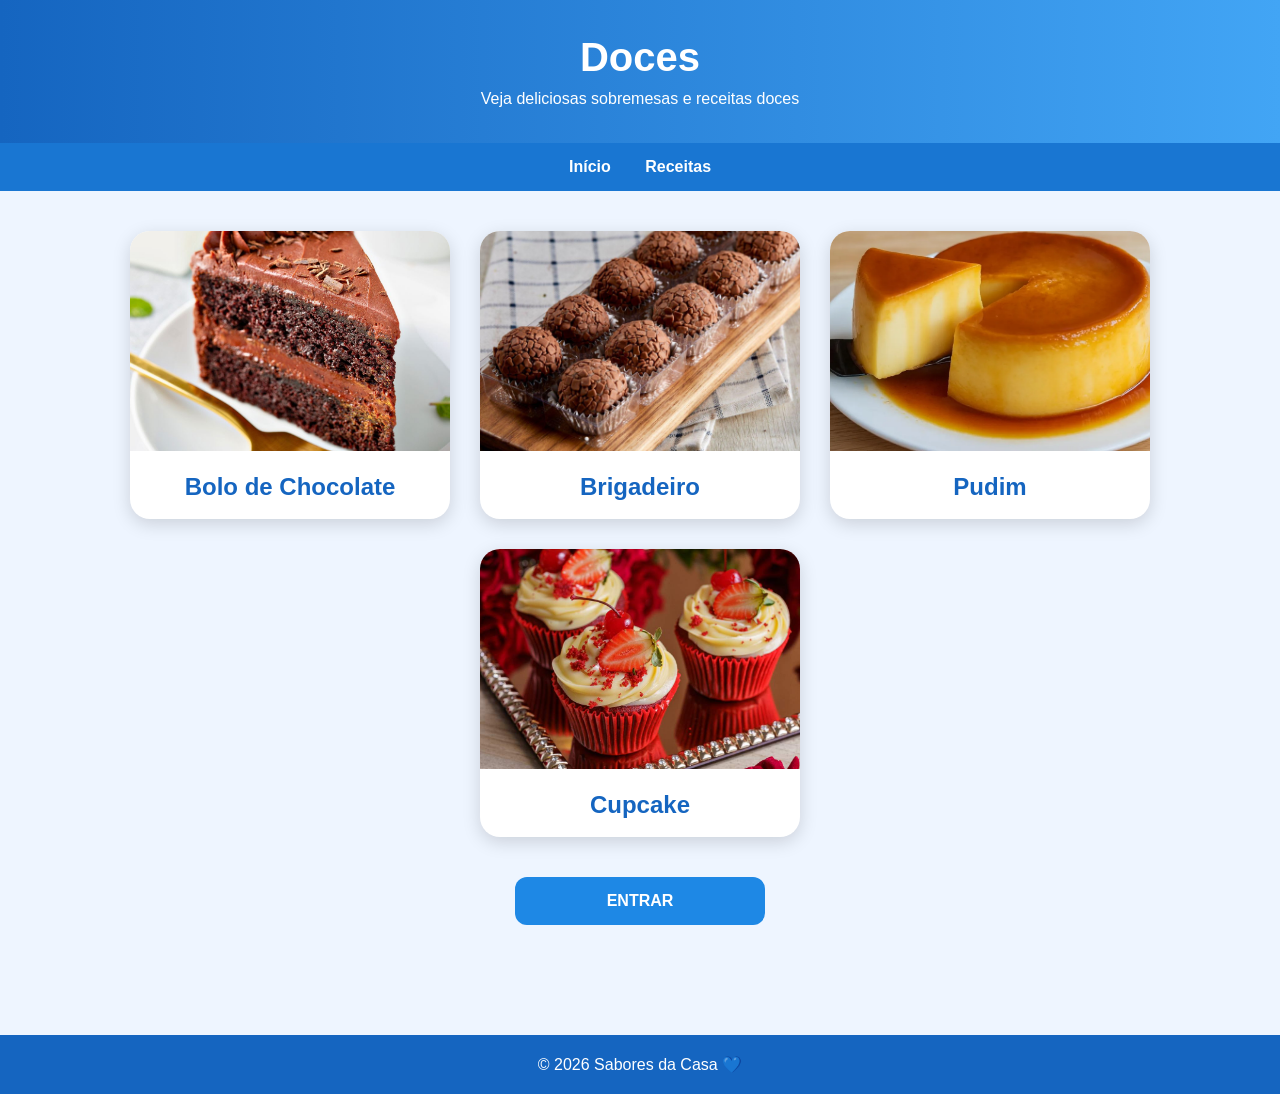
<file: doces.html>
<!DOCTYPE html>
<html lang="pt-BR">
<head>
<meta charset="UTF-8">
<meta name="viewport" content="width=device-width, initial-scale=1.0">

<title>Doces | Sabores da Casa</title>

<style>
*{
    margin:0;
    padding:0;
    box-sizing:border-box;
}

body{
    font-family: Arial, sans-serif;
    background:#eef5ff;
}


header{
    background:linear-gradient(to right,#1565c0,#42a5f5);
    color:white;
    text-align:center;
    padding:35px;
}

header h1{
    font-size:40px;
}

header p{
    margin-top:10px;
}


nav{
    background:#1976d2;
    text-align:center;
    padding:15px;
}

nav a{
    color:white;
    text-decoration:none;
    margin:0 15px;
    font-weight:bold;
}

nav a:hover{
    color:#bbdefb;
}


.container{
    width:90%;
    margin:auto;
    padding:40px 0;
}

.galeria{
    display:flex;
    flex-wrap:wrap;
    justify-content:center;
    gap:30px;
}

.card{
    width:320px;
    background:white;
    border-radius:20px;
    overflow:hidden;
    box-shadow:0 5px 18px rgba(0,0,0,0.15);
    transition:0.3s;
}

.card:hover{
    transform:translateY(-10px);
}

.card img{
    width:100%;
    height:220px;
    object-fit:cover;
}

.card h2{
    text-align:center;
    color:#1565c0;
    padding:18px;
}


.botao{
    display:block;
    width:250px;
    text-align:center;
    margin:40px auto;
    background:#1e88e5;
    color:white;
    text-decoration:none;
    padding:15px;
    border-radius:12px;
    font-weight:bold;
    transition:0.3s;
}

.botao:hover{
    background:#1565c0;
}


footer{
    background:#1565c0;
    color:white;
    text-align:center;
    padding:20px;
    margin-top:30px;
}
</style>
</head>
<body>

<header>
    <h1>Doces</h1>
    <p>Veja deliciosas sobremesas e receitas doces</p>
</header>

<nav>
    <a href="index.html">Início</a>
    <a href="receitas-doces.html">Receitas</a>
</nav>

<div class="container">

    <div class="galeria">

        
        <div class="card">
            <img src="bolo de chocolate.jpg"
            alt="Bolo de Chocolate">

            <h2>Bolo de Chocolate</h2>
        </div>

        
        <div class="card">
            <img src="image-329.jpg"
            alt="Brigadeiro">

            <h2>Brigadeiro</h2>
        </div>

     
        <div class="card">
            <img src="Pudim-de-Leite-Condensado-Sem-Ovos.webp"
            alt="Pudim">

            <h2>Pudim</h2>
        </div>

       
        <div class="card">
            <img src="Cupcake-RedVelvet.jpg"
            alt="Cupcake">

            <h2>Cupcake</h2>
        </div>

    </div>

    <a href="receitas-doces.html" class="botao">
        ENTRAR
    </a>

</div>

<footer>
    <p>© 2026 Sabores da Casa 💙</p>
</footer>

</body>
</html>
</file>
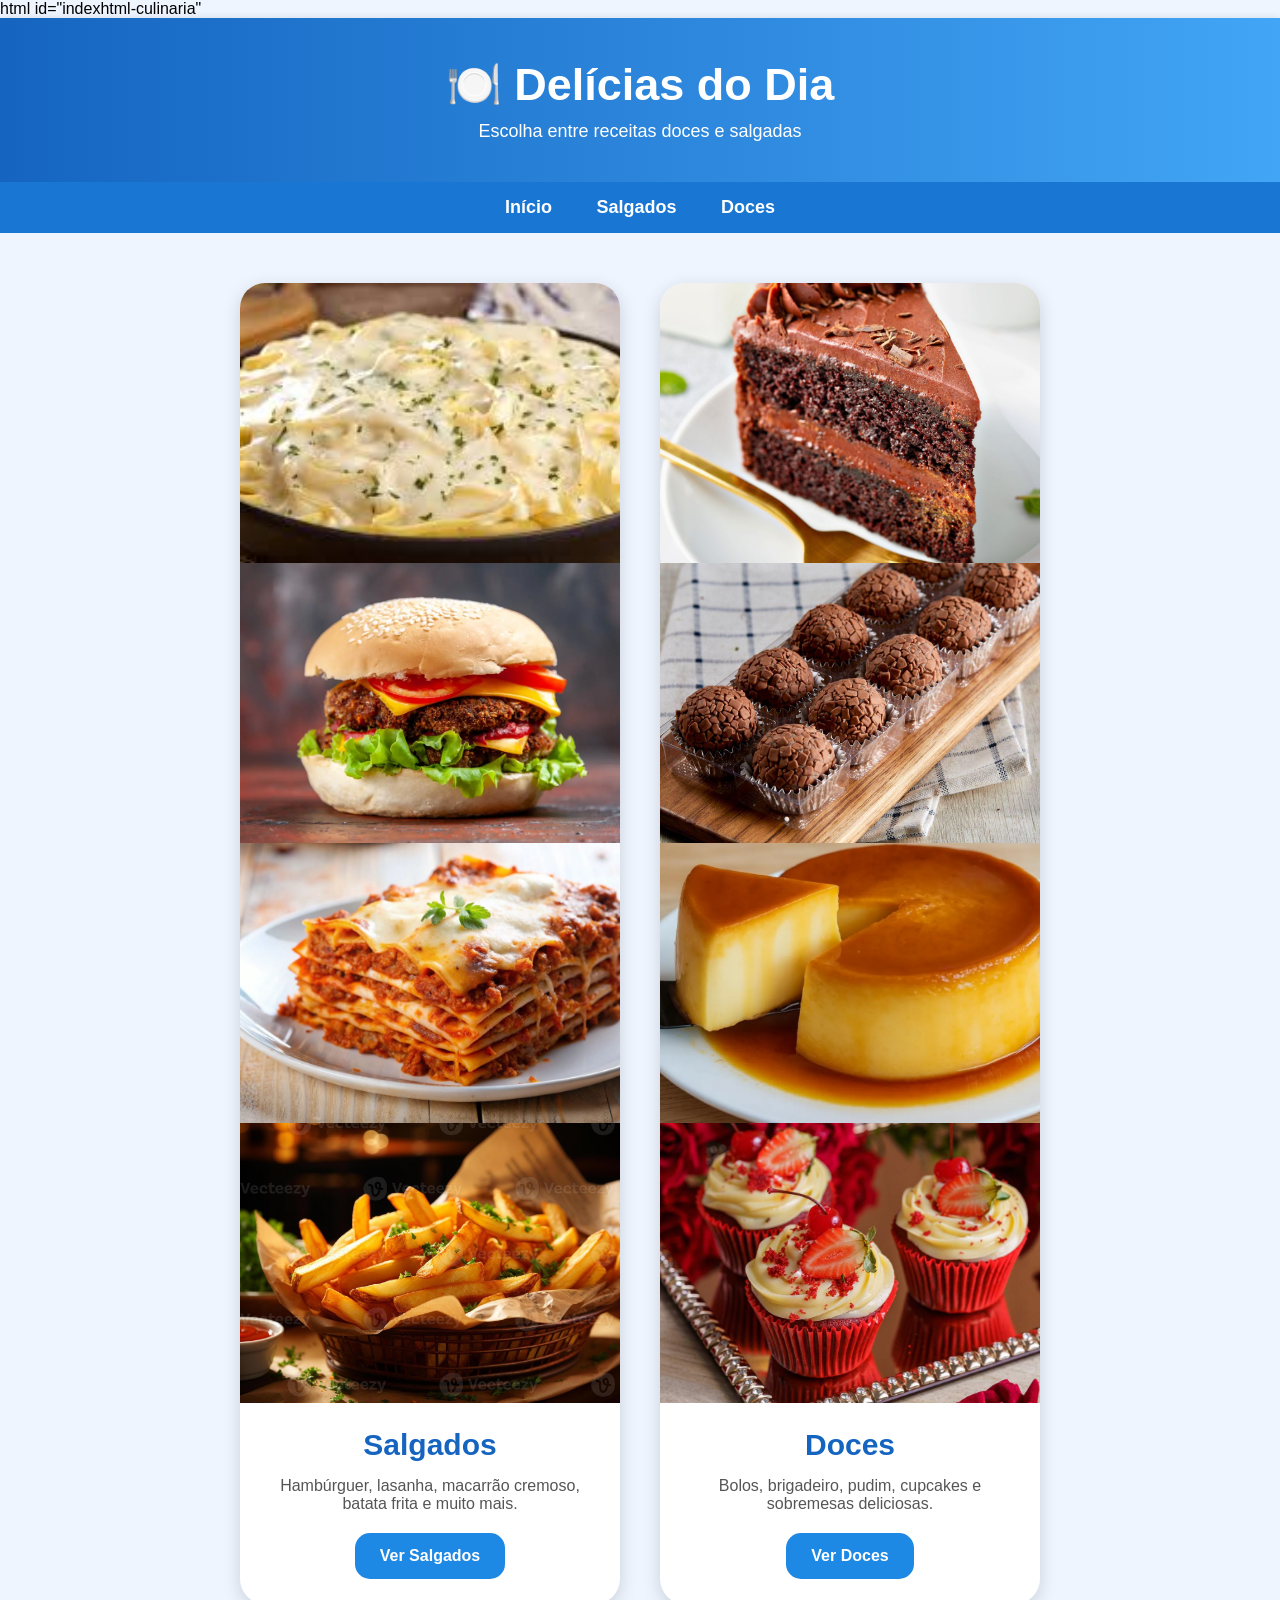
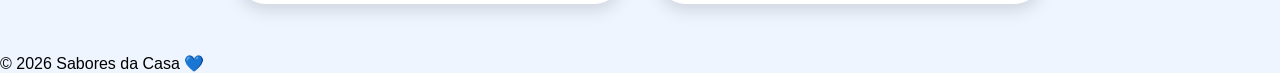
<file: index.1.html>
html id="indexhtml-culinaria"
<!DOCTYPE html>
<html lang="pt-BR">
<head>
<meta charset="UTF-8">
<meta name="viewport" content="width=device-width, initial-scale=1.0">
<link rel="stylesheet" href="css/style.css">
<title>Sabores da Casa</title>

</head>
<body>

<header>
    <h1>🍽️ Delícias do Dia </h1>
    <p>Escolha entre receitas doces e salgadas</p>
</header>

<nav>
    <a href="index.html">Início</a>
    <a href="salgados.html">Salgados</a>
    <a href="doces.html">Doces</a>
</nav>

<div class="container">

    <div class="categorias">

       
        <div class="card">
            <img src="macarrão ao molho branco.jpg">
            <img src="Hamburguer-artesanal.webp">
            <img src="lasanha-bolonhesa-na-pressao.jpg">
            <img src="ai-generated-freshly-fried-gourmet-french-fries-a-crunchy-and-unhealthy-snack-generated-by-ai-photo.jpg">
            

            <div class="card-content">
                <h2>Salgados</h2>

                <p>
                    Hambúrguer, lasanha, macarrão cremoso,
                    batata frita e muito mais.
                </p>

                <a href="salgados.html" class="botao">
                    Ver Salgados
                </a>
            </div>
        </div>

        
        <div class="card">
            <img src="bolo de chocolate.jpg">
            <img src="image-329.jpg">
            <img src="Pudim-de-Leite-Condensado-Sem-Ovos.webp">
            <img src="Cupcake-RedVelvet.jpg">
         

          

            <div class="card-content">
                <h2>Doces</h2>

                <p>
                    Bolos, brigadeiro, pudim,
                    cupcakes e sobremesas deliciosas.
                </p>

                <a href="doces.html" class="botao">
                    Ver Doces
                </a>
            </div>
        </div>

    </div>

</div>

<footer>
    <p>© 2026 Sabores da Casa 💙</p>
</footer>

</body>
</html>
</file>
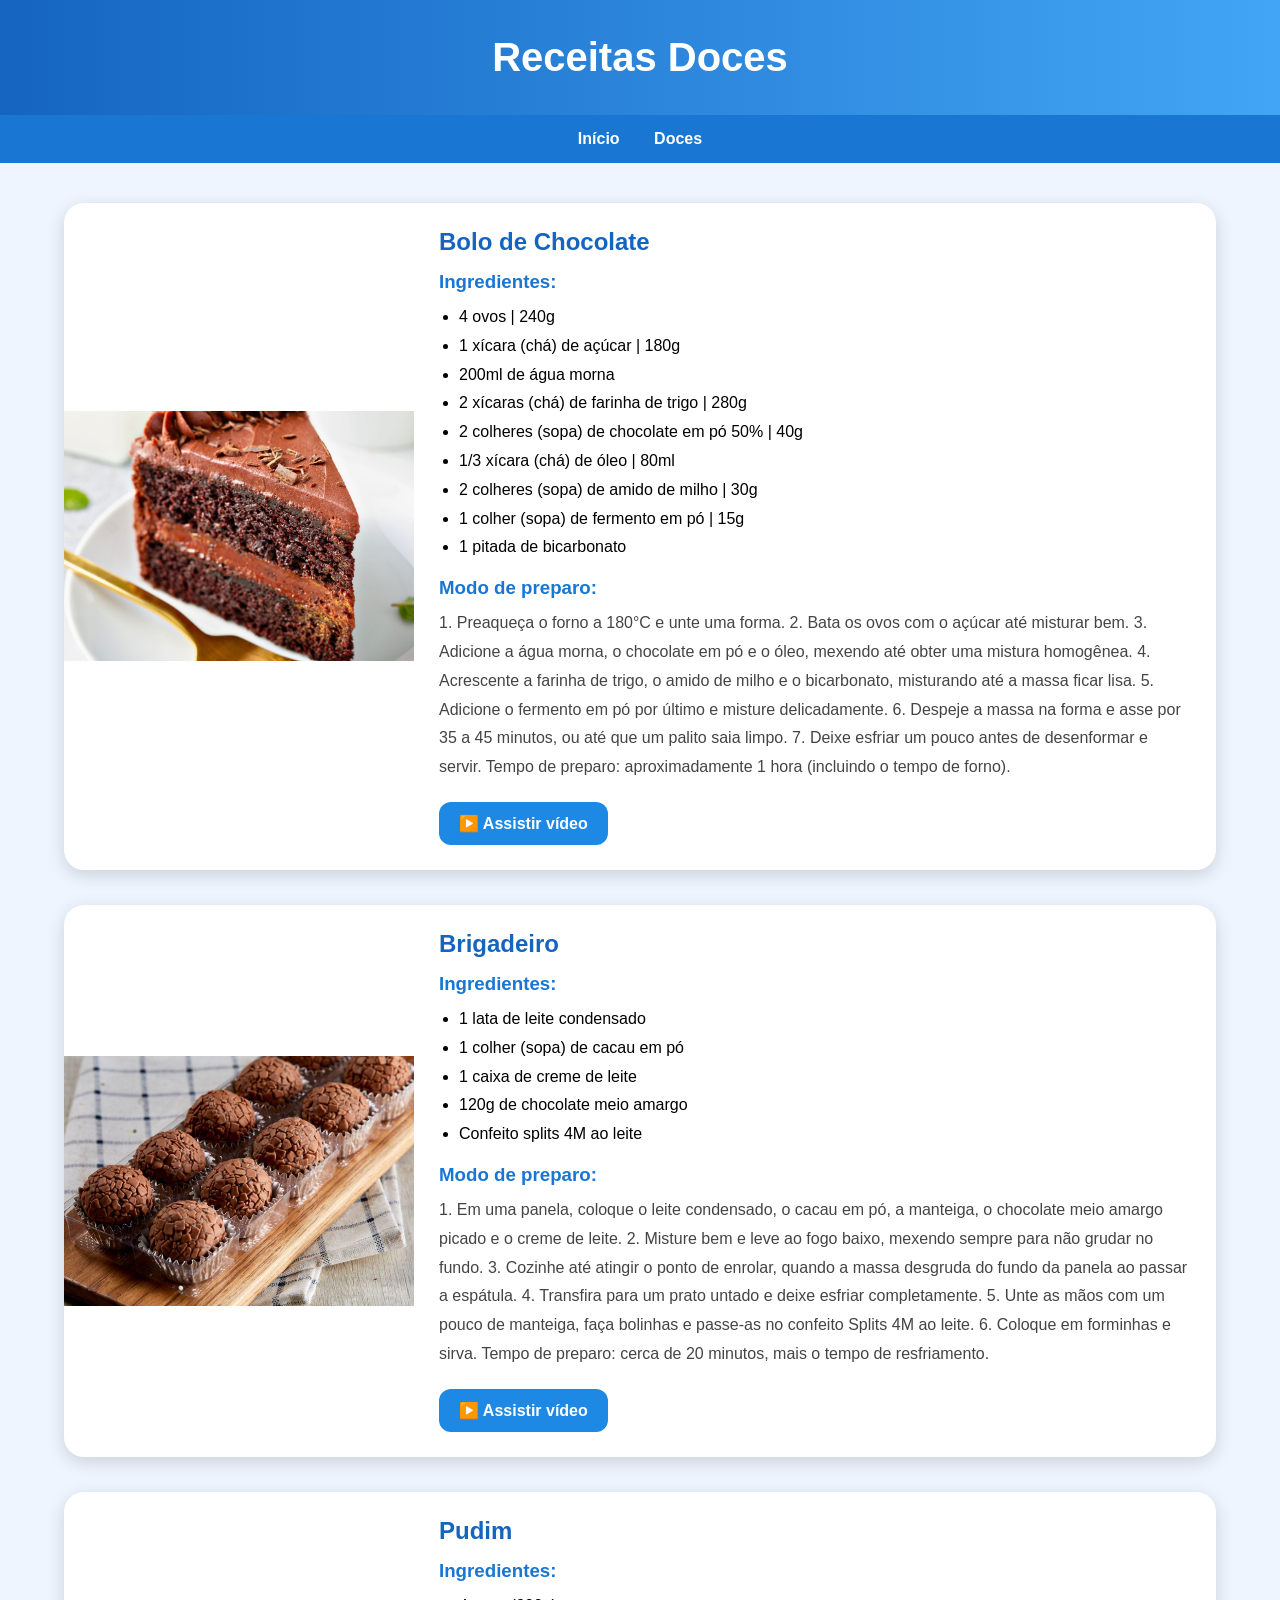
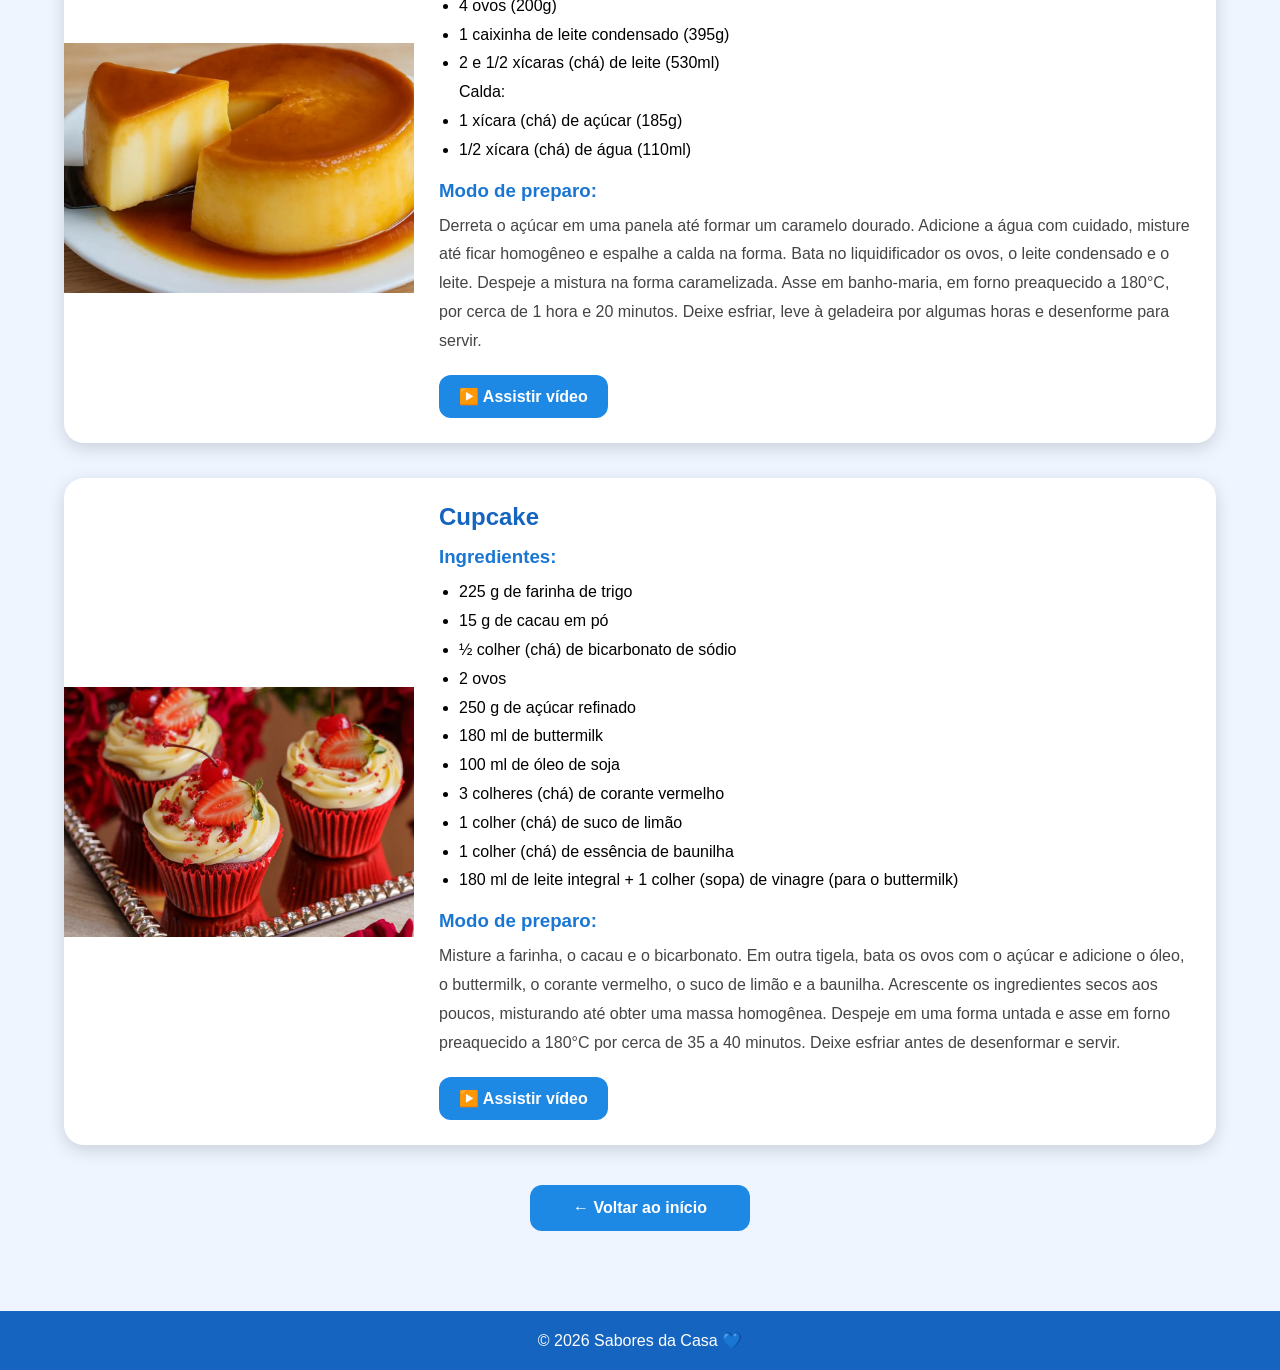
<file: receitas-doces.html>
<!DOCTYPE html>
<html lang="pt-BR">
<head>
<meta charset="UTF-8">
<meta name="viewport" content="width=device-width, initial-scale=1.0">

<title>Receitas Doces | Sabores da Casa</title>

<style>

*{
    margin:0;
    padding:0;
    box-sizing:border-box;
}

body{
    font-family: Arial, sans-serif;
    background:#eef5ff;
}


header{
    background:linear-gradient(to right,#1565c0,#42a5f5);
    color:white;
    text-align:center;
    padding:35px;
}

header h1{
    font-size:40px;
}


nav{
    background:#1976d2;
    text-align:center;
    padding:15px;
}

nav a{
    color:white;
    text-decoration:none;
    margin:0 15px;
    font-weight:bold;
}

nav a:hover{
    color:#bbdefb;
}

.container{
    width:90%;
    max-width:1200px;
    margin:auto;
    padding:40px 0;
}

.receita{
    background:white;
    border-radius:20px;
    overflow:hidden;
    margin-bottom:35px;
    box-shadow:0 5px 18px rgba(0,0,0,0.15);

    display:flex;
    align-items:center;
}


.receita img{
    width:350px;
    height:250px;
    object-fit:cover;
}


.content{
    flex:1;
    padding:25px;
}

.content h2{
    color:#1565c0;
    margin-bottom:15px;
}

.content h3{
    color:#1976d2;
    margin:15px 0 10px;
}

.content ul{
    margin-left:20px;
    line-height:1.8;
}

.content p{
    line-height:1.8;
    color:#444;
}


.video{
    display:inline-block;
    margin-top:20px;
    background:#1e88e5;
    color:white;
    text-decoration:none;
    padding:12px 20px;
    border-radius:12px;
    font-weight:bold;
}

.video:hover{
    background:#1565c0;
}


.voltar{
    display:block;
    width:220px;
    text-align:center;
    margin:40px auto;
    background:#1e88e5;
    color:white;
    text-decoration:none;
    padding:14px;
    border-radius:12px;
    font-weight:bold;
}

.voltar:hover{
    background:#1565c0;
}


footer{
    background:#1565c0;
    color:white;
    text-align:center;
    padding:20px;
}


@media(max-width:768px){

    .receita{
        flex-direction:column;
    }

    .receita img{
        width:100%;
        height:220px;
    }
}

</style>
</head>
<body>

<header>
    <h1>Receitas Doces</h1>
</header>

<nav>
    <a href="index.html">Início</a>
    <a href="doces.html">Doces</a>
</nav>

<div class="container">

    
    <div class="receita">
        <img src="bolo de chocolate.jpg">
        

        <div class="content">
            <h2>Bolo de Chocolate</h2>

            <h3>Ingredientes:</h3>
            <ul>
                <li>4 ovos | 240g</li>
             <li>1 xícara (chá) de açúcar | 180g</li>
             <li>200ml de água morna</li>
             <li>2 xícaras (chá) de farinha de trigo | 280g</li>
             <li>2 colheres (sopa) de chocolate em pó 50% | 40g</li>
             <li>1/3 xícara (chá) de óleo | 80ml</li>
             <li>2 colheres (sopa) de amido de milho | 30g</li>
             <li>1 colher (sopa) de fermento em pó | 15g</li>
             <li>1 pitada de bicarbonato</li>
            </ul>

            <h3>Modo de preparo:</h3>
            <p>
                1. Preaqueça o forno a 180°C e unte uma forma.
                2. Bata os ovos com o açúcar até misturar bem.
                3. Adicione a água morna, o chocolate em pó e o óleo, mexendo até obter uma mistura homogênea.
                4. Acrescente a farinha de trigo, o amido de milho e o bicarbonato, misturando até a massa ficar lisa.
                5. Adicione o fermento em pó por último e misture delicadamente.
                6. Despeje a massa na forma e asse por 35 a 45 minutos, ou até que um palito saia limpo.
                7. Deixe esfriar um pouco antes de desenformar e servir.
                Tempo de preparo: aproximadamente 1 hora (incluindo o tempo de forno).
            </p>

            <a class="video"
            href="https://youtu.be/Is1ON-2gzuQ"
            target="_blank">
                ▶️ Assistir vídeo
            </a>
        </div>
    </div>

    
    <div class="receita">
        <img src="image-329.jpg">
        
        <div class="content">
            <h2>Brigadeiro</h2>

            <h3>Ingredientes:</h3>
            <ul>
                <li>1 lata de leite condensado</li>
                <li>1 colher (sopa) de cacau em pó </li>
                <li>1 caixa de creme de leite</li>
                <li>120g de chocolate meio amargo</li>
                <li>Confeito splits 4M ao leite </li>
            </ul>

            <h3>Modo de preparo:</h3>
            <p>
1. Em uma panela, coloque o leite condensado, o cacau em pó, a manteiga, o chocolate meio amargo picado e o creme de leite.
2. Misture bem e leve ao fogo baixo, mexendo sempre para não grudar no fundo.
3. Cozinhe até atingir o ponto de enrolar, quando a massa desgruda do fundo da panela ao passar a espátula.
4. Transfira para um prato untado e deixe esfriar completamente.
5. Unte as mãos com um pouco de manteiga, faça bolinhas e passe-as no confeito Splits 4M ao leite.
6. Coloque em forminhas e sirva.

Tempo de preparo: cerca de 20 minutos, mais o tempo de resfriamento.
            </p>

            <a class="video"
            href="https://youtu.be/LcaOVowHJqk"
            target="_blank">
                ▶️ Assistir vídeo
            </a>
        </div>
    </div>

   
    <div class="receita">
        <img src="Pudim-de-Leite-Condensado-Sem-Ovos.webp">
        

        <div class="content">
            <h2>Pudim</h2>

            <h3>Ingredientes:</h3>
            <ul>
              
                <li>4 ovos (200g)</li>
                <li>1 caixinha de leite condensado (395g)</li>
                <li>2 e 1/2 xícaras (chá) de leite (530ml)</li>

                Calda:
                <li>1 xícara (chá) de açúcar (185g)</li>
                <li>1/2 xícara (chá) de água (110ml)</li>
            </ul>

            <h3>Modo de preparo:</h3>
            <p>
                Derreta o açúcar em uma panela até formar um caramelo dourado. Adicione a água com cuidado, misture até ficar homogêneo e espalhe a calda na forma.
Bata no liquidificador os ovos, o leite condensado e o leite.
Despeje a mistura na forma caramelizada.
Asse em banho-maria, em forno preaquecido a 180°C, por cerca de 1 hora e 20 minutos.
Deixe esfriar, leve à geladeira por algumas horas e desenforme para servir.
            </p>

            <a class="video"
            href="https://youtu.be/GAxLcwSQW40"
            target="_blank">
                ▶️ Assistir vídeo
            </a>
        </div>
    </div>

   
    <div class="receita">
        <img src="Cupcake-RedVelvet.jpg">
        

        <div class="content">
            <h2>Cupcake</h2>

            <h3>Ingredientes:</h3>
            <ul>
                <li>225 g de farinha de trigo</li>
                <li>15 g de cacau em pó</li>
                <li>½ colher (chá) de bicarbonato de sódio</li>
                <li>2 ovos</li>
                <li>250 g de açúcar refinado</li>
                <li>180 ml de buttermilk</li>
                <li>100 ml de óleo de soja</li>
                <li>3 colheres (chá) de corante vermelho</li>
                <li>1 colher (chá) de suco de limão</li>
                <li>1 colher (chá) de essência de baunilha</li>
                <li>180 ml de leite integral + 1 colher (sopa) de vinagre (para o buttermilk)</li>
            </ul>

            <h3>Modo de preparo:</h3>
            <p>
            Misture a farinha, o cacau e o bicarbonato.
Em outra tigela, bata os ovos com o açúcar e adicione o óleo, o buttermilk, o corante vermelho, o suco de limão e a baunilha.
Acrescente os ingredientes secos aos poucos, misturando até obter uma massa homogênea.
Despeje em uma forma untada e asse em forno preaquecido a 180°C por cerca de 35 a 40 minutos.
Deixe esfriar antes de desenformar e servir.
            </p>

            <a class="video"
            href="https://www.youtube.com/shorts/kEUEr6l4eG8?feature=share"
            target="_blank">
                ▶️ Assistir vídeo
            </a>
        </div>
    </div>

    <a href="index.html" class="voltar">
        ← Voltar ao início
    </a>

</div>

<footer>
    <p>© 2026 Sabores da Casa 💙</p>
</footer>

</body>
</html>
</file>
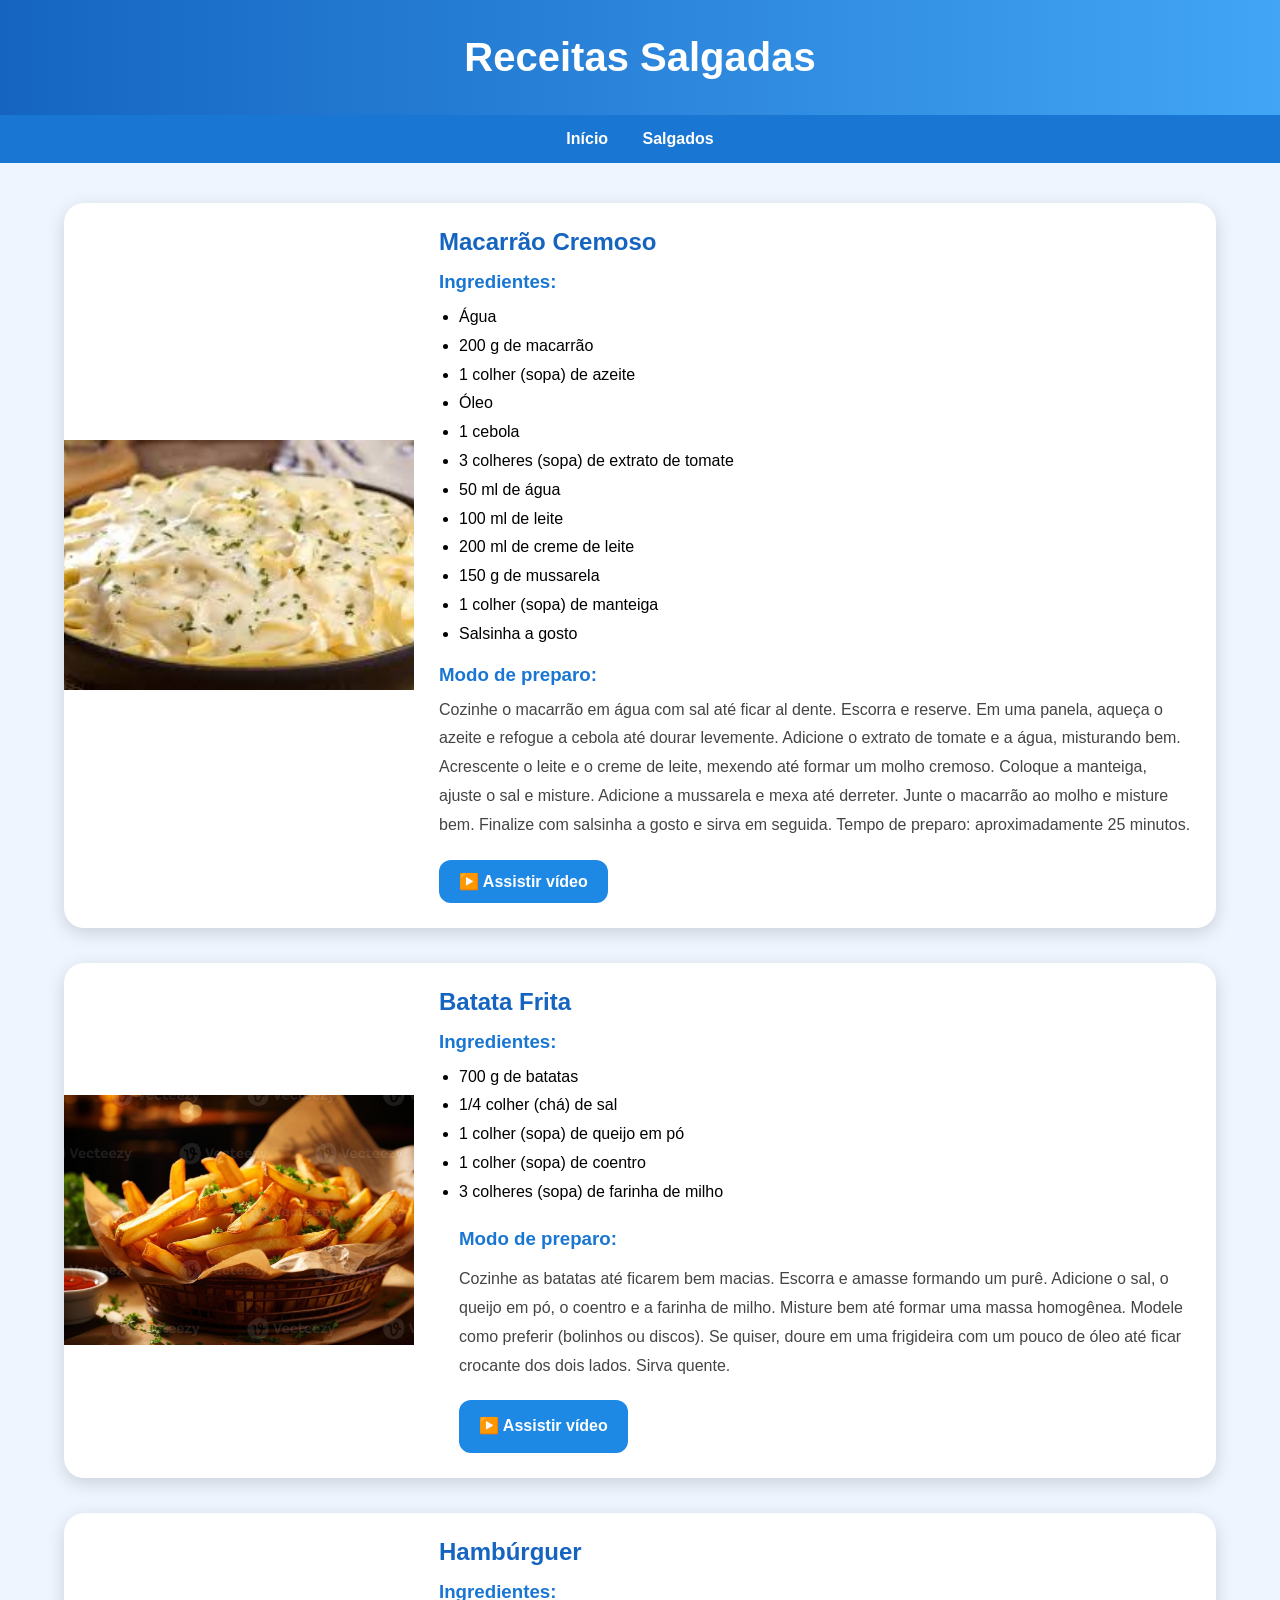
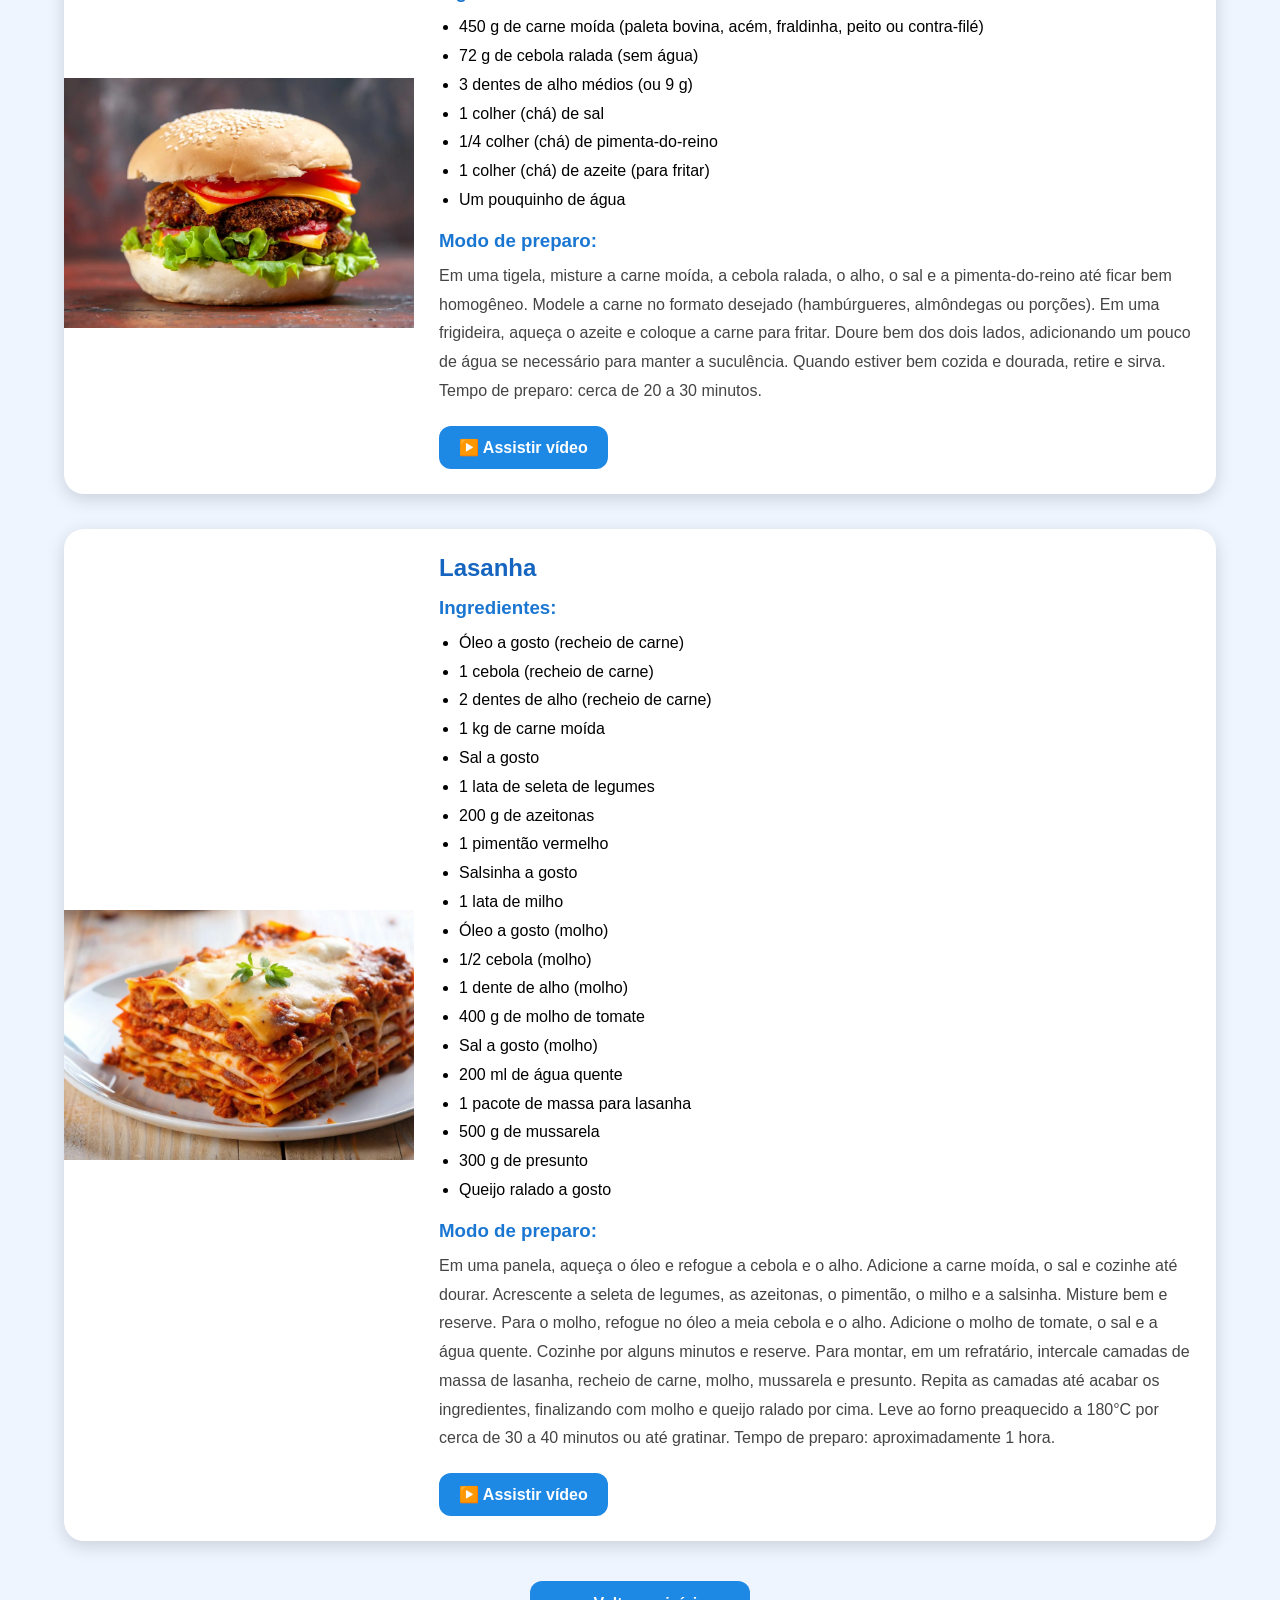
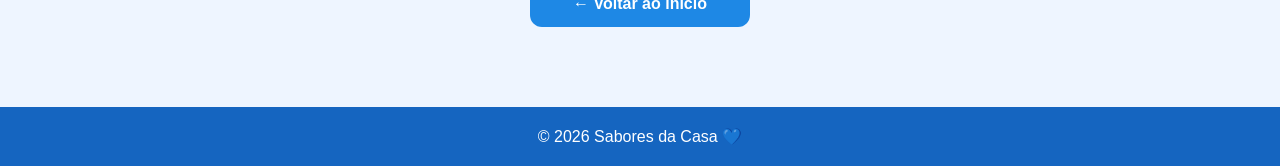
<file: receitas-salgados.html>
<!DOCTYPE html>
<html lang="pt-BR">
<head>
<meta charset="UTF-8">
<meta name="viewport" content="width=device-width, initial-scale=1.0">

<title>Receitas Salgadas | Sabores da Casa</title>

<style>

*{
    margin:0;
    padding:0;
    box-sizing:border-box;
}

body{
    font-family: Arial, sans-serif;
    background:#eef5ff;
}


header{
    background:linear-gradient(to right,#1565c0,#42a5f5);
    color:white;
    text-align:center;
    padding:35px;
}

header h1{
    font-size:40px;
}


nav{
    background:#1976d2;
    text-align:center;
    padding:15px;
}

nav a{
    color:white;
    text-decoration:none;
    margin:0 15px;
    font-weight:bold;
}

nav a:hover{
    color:#bbdefb;
}


.container{
    width:90%;
    max-width:1200px;
    margin:auto;
    padding:40px 0;
}


.receita{
    background:white;
    border-radius:20px;
    overflow:hidden;
    margin-bottom:35px;
    box-shadow:0 5px 18px rgba(0,0,0,0.15);

    display:flex;
    align-items:center;
}


.receita img{
    width:350px;
    height:250px;
    object-fit:cover;
}


.content{
    flex:1;
    padding:25px;
}

.content h2{
    color:#1565c0;
    margin-bottom:15px;
}

.content h3{
    color:#1976d2;
    margin:15px 0 10px;
}

.content ul{
    margin-left:20px;
    line-height:1.8;
}

.content p{
    line-height:1.8;
    color:#444;
}


.video{
    display:inline-block;
    margin-top:20px;
    background:#1e88e5;
    color:white;
    text-decoration:none;
    padding:12px 20px;
    border-radius:12px;
    font-weight:bold;
}

.video:hover{
    background:#1565c0;
}


.voltar{
    display:block;
    width:220px;
    text-align:center;
    margin:40px auto;
    background:#1e88e5;
    color:white;
    text-decoration:none;
    padding:14px;
    border-radius:12px;
    font-weight:bold;
}

.voltar:hover{
    background:#1565c0;
}


footer{
    background:#1565c0;
    color:white;
    text-align:center;
    padding:20px;
}


@media(max-width:768px){

    .receita{
        flex-direction:column;
    }

    .receita img{
        width:100%;
        height:220px;
    }
}

</style>
</head>
<body>

<header>
    <h1>Receitas Salgadas</h1>
</header>

<nav>
    <a href="index.html">Início</a>
    <a href="salgados.html">Salgados</a>
</nav>

<div class="container">

   
    <div class="receita">
        <img src="macarrão ao molho branco.jpg"
        alt="Macarrão Cremoso">

        <div class="content">
            <h2>Macarrão Cremoso</h2>

            <h3>Ingredientes:</h3>
            <ul>
                <li>Água</li>
<li>200 g de macarrão</li>
<li>1 colher (sopa) de azeite</li>
<li>Óleo</li>
<li>1 cebola</li>
<li>3 colheres (sopa) de extrato de tomate</li>
<li>50 ml de água</li>
<li>100 ml de leite</li>
<li>200 ml de creme de leite</li>
<li>150 g de mussarela</li>
<li>1 colher (sopa) de manteiga</li>
<li>Salsinha a gosto</li>
            </ul>

            <h3>Modo de preparo:</h3>
            <p>
                Cozinhe o macarrão em água com sal até ficar al dente. Escorra e reserve.
Em uma panela, aqueça o azeite e refogue a cebola até dourar levemente.
Adicione o extrato de tomate e a água, misturando bem.
Acrescente o leite e o creme de leite, mexendo até formar um molho cremoso.
Coloque a manteiga, ajuste o sal e misture.
Adicione a mussarela e mexa até derreter.
Junte o macarrão ao molho e misture bem.
Finalize com salsinha a gosto e sirva em seguida.

Tempo de preparo: aproximadamente 25 minutos.
            </p>

            <a class="video"
            href="https://youtu.be/WvqbI5RLMQ4"
            target="_blank">
                ▶️ Assistir vídeo
            </a>
        </div>
    </div>

  
    <div class="receita">
        <img src="ai-generated-freshly-fried-gourmet-french-fries-a-crunchy-and-unhealthy-snack-generated-by-ai-photo.jpg"
        alt="Batata frita">

        <div class="content">
            <h2>Batata Frita</h2>

            <h3>Ingredientes:</h3>
            <ul>
                <li>700 g de batatas</li>
<li>1/4 colher (chá) de sal</li>
<li>1 colher (sopa) de queijo em pó</li>
<li>1 colher (sopa) de coentro</li>
<li>3 colheres (sopa) de farinha de milho</li>

            <h3>Modo de preparo:</h3>
            <p>
               Cozinhe as batatas até ficarem bem macias. Escorra e amasse formando um purê.
Adicione o sal, o queijo em pó, o coentro e a farinha de milho.
Misture bem até formar uma massa homogênea.
Modele como preferir (bolinhos ou discos).
Se quiser, doure em uma frigideira com um pouco de óleo até ficar crocante dos dois lados.
Sirva quente. 
            </p>

            <a class="video"
            href="https://youtu.be/CYhYSoJrOLg"
            target="_blank">
                ▶️ Assistir vídeo
            </a>
        </div>
    </div>

   
    <div class="receita">
        <img src="Hamburguer-artesanal.webp"
        alt="Hambúrguer">

        <div class="content">
            <h2>Hambúrguer</h2>

            <h3>Ingredientes:</h3>
            <ul>
                <li>450 g de carne moída (paleta bovina, acém, fraldinha, peito ou contra-filé)</li>
<li>72 g de cebola ralada (sem água)</li>
<li>3 dentes de alho médios (ou 9 g)</li>
<li>1 colher (chá) de sal</li>
<li>1/4 colher (chá) de pimenta-do-reino</li>
<li>1 colher (chá) de azeite (para fritar)</li>
<li>Um pouquinho de água</li>
            </ul>

            <h3>Modo de preparo:</h3>
            <p>
                Em uma tigela, misture a carne moída, a cebola ralada, o alho, o sal e a pimenta-do-reino até ficar bem homogêneo.
Modele a carne no formato desejado (hambúrgueres, almôndegas ou porções).
Em uma frigideira, aqueça o azeite e coloque a carne para fritar.
Doure bem dos dois lados, adicionando um pouco de água se necessário para manter a suculência.
Quando estiver bem cozida e dourada, retire e sirva.

Tempo de preparo: cerca de 20 a 30 minutos.
            </p>

            <a class="video"
            href="https://youtu.be/1kAXt_bRgMc"
            target="_blank">
                ▶️ Assistir vídeo
            </a>
        </div>
    </div>

    
    <div class="receita">
        <img src="lasanha-bolonhesa-na-pressao.jpg"
        alt="Lasanha">

        <div class="content">
            <h2>Lasanha</h2>

            <h3>Ingredientes:</h3>
            <ul>
                <li>Óleo a gosto (recheio de carne)</li>
<li>1 cebola (recheio de carne)</li>
<li>2 dentes de alho (recheio de carne)</li>
<li>1 kg de carne moída</li>
<li>Sal a gosto</li>
<li>1 lata de seleta de legumes</li>
<li>200 g de azeitonas</li>
<li>1 pimentão vermelho</li>
<li>Salsinha a gosto</li>
<li>1 lata de milho</li>
<li>Óleo a gosto (molho)</li>
<li>1/2 cebola (molho)</li>
<li>1 dente de alho (molho)</li>
<li>400 g de molho de tomate</li>
<li>Sal a gosto (molho)</li>
<li>200 ml de água quente</li>
<li>1 pacote de massa para lasanha</li>
<li>500 g de mussarela</li>
<li>300 g de presunto</li>
<li>Queijo ralado a gosto</li>
            </ul>

            <h3>Modo de preparo:</h3>
            <p>
                Em uma panela, aqueça o óleo e refogue a cebola e o alho.
Adicione a carne moída, o sal e cozinhe até dourar.
Acrescente a seleta de legumes, as azeitonas, o pimentão, o milho e a salsinha. Misture bem e reserve.
Para o molho, refogue no óleo a meia cebola e o alho.
Adicione o molho de tomate, o sal e a água quente. Cozinhe por alguns minutos e reserve.
Para montar, em um refratário, intercale camadas de massa de lasanha, recheio de carne, molho, mussarela e presunto.
Repita as camadas até acabar os ingredientes, finalizando com molho e queijo ralado por cima.
Leve ao forno preaquecido a 180°C por cerca de 30 a 40 minutos ou até gratinar.

Tempo de preparo: aproximadamente 1 hora.
            </p>

            <a class="video"
            href="https://youtu.be/UUe0-wKIWVY"
            target="_blank">
                ▶️ Assistir vídeo
            </a>
        </div>
    </div>

    <a href="index.html" class="voltar">
        ← Voltar ao início
    </a>

</div>

<footer>
    <p>© 2026 Sabores da Casa 💙</p>
</footer>

</body>
</html>
</file>
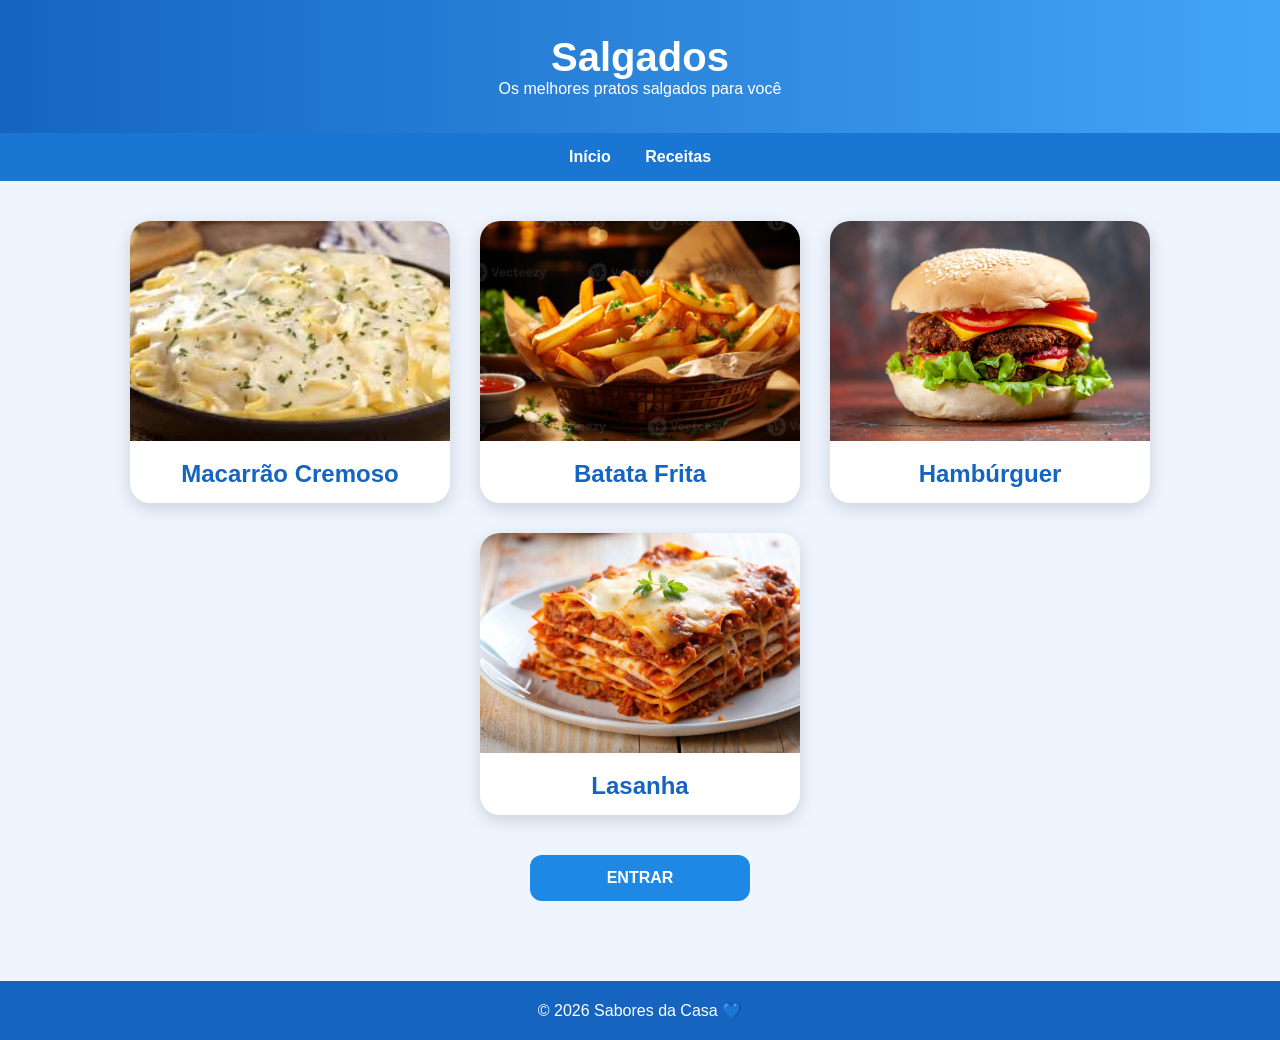
<file: salgados.html>
<!DOCTYPE html>
<html lang="pt-BR">
<head>
<meta charset="UTF-8">
<meta name="viewport" content="width=device-width, initial-scale=1.0">

<title>Salgados | Sabores da Casa</title>

<style>
*{
    margin:0;
    padding:0;
    box-sizing:border-box;
}

body{
    font-family: Arial, sans-serif;
    background:#eef5ff;
}


header{
    background:linear-gradient(to right,#1565c0,#42a5f5);
    color:white;
    text-align:center;
    padding:35px;
}

header h1{
    font-size:40px;
}


nav{
    background:#1976d2;
    text-align:center;
    padding:15px;
}

nav a{
    color:white;
    text-decoration:none;
    margin:0 15px;
    font-weight:bold;
}

.container{
    width:90%;
    margin:auto;
    padding:40px 0;
}

.galeria{
    display:flex;
    flex-wrap:wrap;
    justify-content:center;
    gap:30px;
}

.card{
    width:320px;
    background:white;
    border-radius:20px;
    overflow:hidden;
    box-shadow:0 5px 18px rgba(0,0,0,0.15);
    transition:0.3s;
}

.card:hover{
    transform:translateY(-10px);
}

.card img{
    width:100%;
    height:220px;
    object-fit:cover;
}

.card h2{
    text-align:center;
    color:#1565c0;
    padding:15px;
}

.botao{
    display:block;
    text-align:center;
    width:220px;
    margin:40px auto 0;
    background:#1e88e5;
    color:white;
    padding:14px;
    border-radius:12px;
    text-decoration:none;
    font-weight:bold;
    transition:0.3s;
}

.botao:hover{
    background:#1565c0;
}


footer{
    background:#1565c0;
    color:white;
    text-align:center;
    padding:20px;
    margin-top:40px;
}
</style>
</head>
<body>

<header>
    <h1>Salgados</h1>
    <p>Os melhores pratos salgados para você</p>
</header>

<nav>
    <a href="index.html">Início</a>
    <a href="receitas-salgados.html">Receitas</a>
</nav>

<div class="container">

    <div class="galeria">

        <div class="card">
            <img src="macarrão ao molho branco.jpg">
            <h2>Macarrão Cremoso</h2>
        </div>

        <div class="card">
            <img src="ai-generated-freshly-fried-gourmet-french-fries-a-crunchy-and-unhealthy-snack-generated-by-ai-photo.jpg">
            <h2>Batata Frita</h2>
        </div>

        <div class="card">
            <img src="Hamburguer-artesanal.webp">
            <h2>Hambúrguer</h2>
        </div>

        <div class="card">
            <img src="lasanha-bolonhesa-na-pressao.jpg">
            <h2>Lasanha</h2>
        </div>

    </div>

    <a href="receitas-salgados.html" class="botao">
        ENTRAR
    </a>

</div>

<footer>
    <p>© 2026 Sabores da Casa 💙</p>
</footer>

</body>
</html>
</file>
<file: css/style.css>
*{
    margin:0;
    padding:0;
    box-sizing:border-box;
}

body{
    font-family: Arial, sans-serif;
    background: #eef5ff;
}


header{
    background: linear-gradient(to right, #1565c0, #42a5f5);
    color: white;
    text-align: center;
    padding: 40px 20px;
    box-shadow: 0 3px 10px rgba(0,0,0,0.2);
}

header h1{
    font-size: 45px;
}

header p{
    margin-top:10px;
    font-size:18px;
}


nav{
    background:#1976d2;
    padding:15px;
    text-align:center;
}

nav a{
    color:white;
    text-decoration:none;
    margin:0 20px;
    font-size:18px;
    font-weight:bold;
    transition:0.3s;
}

nav a:hover{
    color:#bbdefb;
}


.container{
    width:90%;
    margin:auto;
    padding:50px 0;
}

.categorias{
    display:flex;
    justify-content:center;
    gap:40px;
    flex-wrap:wrap;
}

.card{
    width:380px;
    background:white;
    border-radius:25px;
    overflow:hidden;
    box-shadow:0 5px 18px rgba(0,0,0,0.15);
    transition:0.4s;
}

.card:hover{
    transform:translateY(-10px);
}

.card img{
    width:100%;
    height:280px;
    object-fit:cover;
}

.card-content{
    text-align:center;
    padding:25px;
}

.card h2{
    color:#1565c0;
    margin-bottom:15px;
    font-size:30px;
}

.card p{
    color:#555;
    margin-bottom:20px;
}

.botao{
    display:inline-block;
    background:#1e88e5;
    color:white;
    text-decoration:none;
    padding:14px 25px;
    border-radius:15px;
    transition:0.3s;
    font-weight:bold;
}

.botao:hover{
    background:#1565c0;
}
</file>
